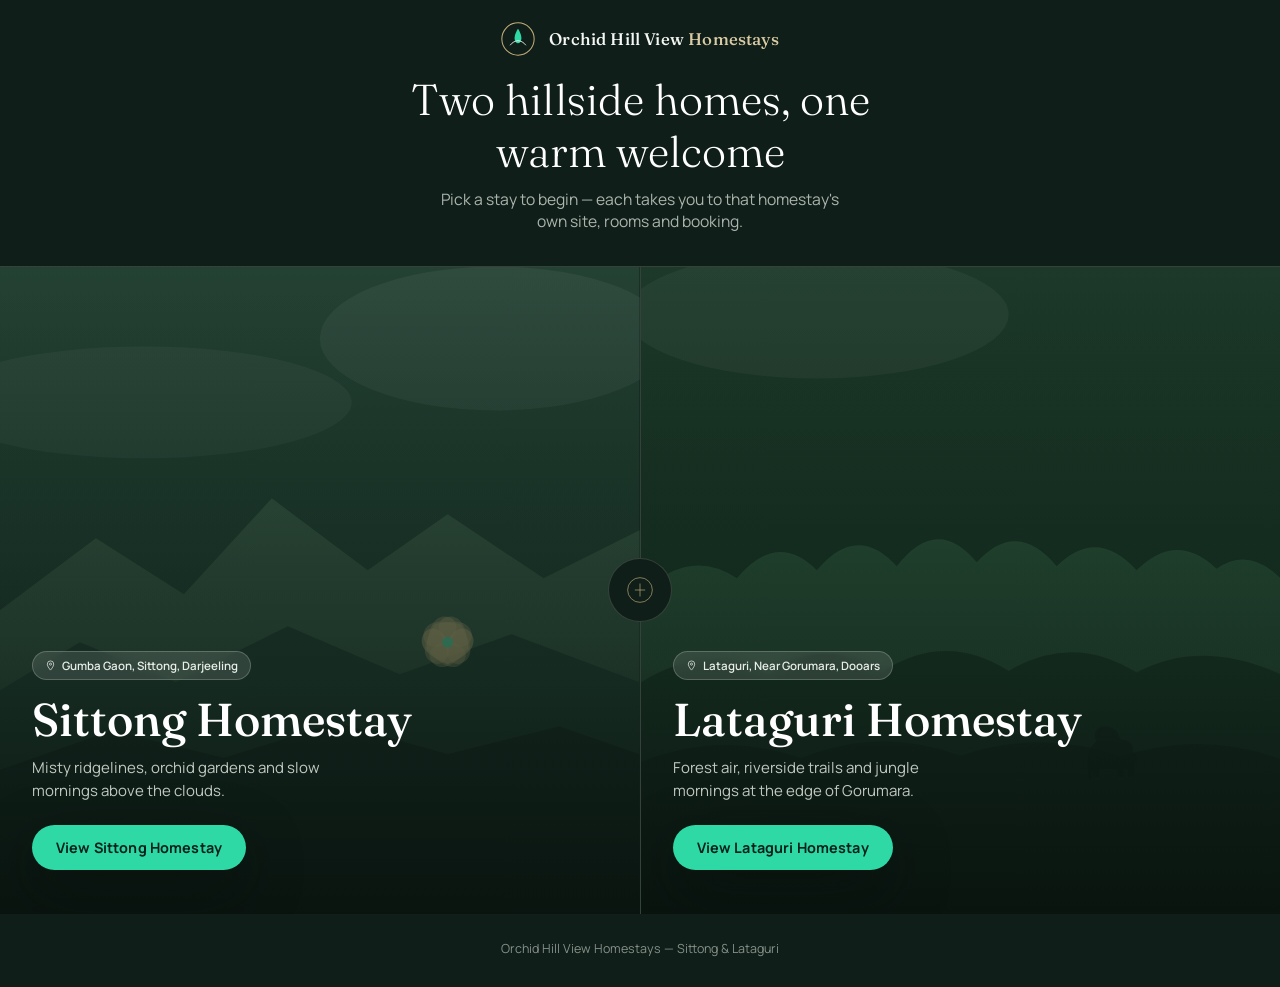
<file: index.html>
<!DOCTYPE html>
<html lang="en">
<head>
<meta charset="UTF-8">
<meta name="viewport" content="width=device-width, initial-scale=1.0">
<title>Orchid Hill View Homestays — Sittong &amp; Lataguri</title>
<link rel="preconnect" href="https://fonts.googleapis.com">
<link rel="preconnect" href="https://fonts.gstatic.com" crossorigin>
<link href="https://fonts.googleapis.com/css2?family=Fraunces:opsz,wght@9..144,300;9..144,500;9..144,600&family=Manrope:wght@400;500;600;700;800&display=swap" rel="stylesheet">
<style>
  /* ============ TOKENS ============ */
  :root{
    --forest-950:#0F1E18;
    --forest-900:#152C22;
    --forest-800:#1D3B2D;
    --forest-700:#284C3A;
    --teal-400:#4FE3B8;
    --teal-500:#2ED9A6;
    --teal-600:#1FB78A;
    --mist-050:#F4F7F3;
    --mist-100:#E7EEE7;
    --sand-300:#D9CBA3;
    --sand-400:#C4AE79;
    --ink-000:#FFFFFF;
    --line:rgba(244,247,243,0.16);
    --shadow-soft:0 20px 60px rgba(6,14,10,0.45);
  }

  *{box-sizing:border-box;margin:0;padding:0;}
  html{scroll-behavior:smooth;}
  body{
    background:var(--forest-950);
    color:var(--mist-050);
    font-family:'Manrope',sans-serif;
    min-height:100vh;
    overflow-x:hidden;
  }
  :focus-visible{outline:2px solid var(--teal-400); outline-offset:3px;}
  @media (prefers-reduced-motion: reduce){
    *{animation-duration:0.01ms !important; transition-duration:0.01ms !important;}
  }

  /* ============ TOP BAR ============ */
  .topbar{
    position:relative;
    z-index:5;
    display:flex;
    align-items:center;
    justify-content:center;
    gap:14px;
    padding:22px 20px 18px;
    text-align:center;
  }
  .mark{
    width:34px;height:34px;flex-shrink:0;
  }
  .brand-name{
    font-family:'Fraunces',serif;
    font-weight:500;
    font-size:1.05rem;
    letter-spacing:0.01em;
    color:var(--mist-050);
  }
  .brand-name em{
    font-style:normal;
    color:var(--sand-300);
  }

  /* ============ INTRO ============ */
  .intro{
    position:relative;
    z-index:5;
    text-align:center;
    padding:0 24px 34px;
  }
  .intro h1{
    font-family:'Fraunces',serif;
    font-weight:300;
    font-size:clamp(1.7rem, 4vw, 2.7rem);
    line-height:1.2;
    color:var(--ink-000);
    max-width:18ch;
    margin:0 auto 10px;
  }
  .intro p{
    font-size:0.98rem;
    color:var(--mist-100);
    opacity:0.72;
    max-width:40ch;
    margin:0 auto;
  }

  /* ============ SPLIT CHOOSER ============ */
  .chooser{
    position:relative;
    display:flex;
    width:100%;
    min-height:72vh;
    border-top:1px solid var(--line);
  }
  .panel{
    position:relative;
    flex:1;
    min-width:0;
    display:flex;
    align-items:flex-end;
    padding:0;
    overflow:hidden;
    cursor:pointer;
    text-decoration:none;
    color:inherit;
    transition:flex-grow 0.6s cubic-bezier(.2,.8,.2,1);
    border:none;
    background:none;
    text-align:left;
  }
  .panel + .panel{ border-left:1px solid var(--line); }
  .panel:hover, .panel:focus-visible{ flex-grow:1.18; }

  .panel-bg{
    position:absolute; inset:0;
    z-index:0;
  }
  .panel-bg svg{ width:100%; height:100%; display:block; }

  .panel-veil{
    position:absolute; inset:0;
    background:linear-gradient(180deg, rgba(15,30,24,0.15) 0%, rgba(15,30,24,0.55) 62%, rgba(9,18,14,0.92) 100%);
    z-index:1;
  }

  .panel-content{
    position:relative;
    z-index:2;
    padding:36px 32px 44px;
    width:100%;
  }
  .pin{
    display:inline-flex;
    align-items:center;
    gap:6px;
    font-size:0.72rem;
    font-weight:600;
    padding:6px 12px;
    border-radius:999px;
    background:rgba(244,247,243,0.12);
    border:1px solid rgba(244,247,243,0.22);
    backdrop-filter:blur(6px);
    margin-bottom:16px;
    color:var(--mist-100);
  }
  .pin svg{width:11px;height:11px;flex-shrink:0;}

  .panel h2{
    font-family:'Fraunces',serif;
    font-weight:500;
    font-size:clamp(1.9rem, 3.6vw, 3.1rem);
    line-height:1.05;
    color:var(--ink-000);
    margin-bottom:12px;
  }
  .panel p.desc{
    font-size:0.94rem;
    line-height:1.55;
    color:var(--mist-100);
    opacity:0.82;
    max-width:34ch;
    margin-bottom:22px;
  }
  .cta{
    display:inline-flex;
    align-items:center;
    gap:8px;
    padding:13px 24px;
    border-radius:999px;
    background:var(--teal-500);
    color:#08211A;
    font-weight:700;
    font-size:0.9rem;
    letter-spacing:0.01em;
    box-shadow:var(--shadow-soft);
    transition:background 0.25s ease, transform 0.25s ease;
  }
  .panel:hover .cta, .panel:focus-visible .cta{
    background:var(--teal-400);
    transform:translateY(-2px);
  }

  /* divider mark where panels meet */
  .divider-mark{
    position:absolute;
    top:50%; left:50%;
    transform:translate(-50%,-50%);
    z-index:3;
    width:64px; height:64px;
    border-radius:50%;
    background:var(--forest-950);
    border:1px solid var(--line);
    display:flex; align-items:center; justify-content:center;
    pointer-events:none;
  }
  .divider-mark svg{ width:26px; height:26px; }

  /* ============ FOOTER ============ */
  .footer{
    position:relative;
    z-index:5;
    text-align:center;
    padding:26px 20px 30px;
    font-size:0.78rem;
    color:var(--mist-100);
    opacity:0.55;
  }

  /* ============ MOBILE ============ */
  @media (max-width: 760px){
    .chooser{ flex-direction:column; min-height:auto; }
    .panel{ min-height:56vh; }
    .panel + .panel{ border-left:none; border-top:1px solid var(--line); }
    .panel:hover, .panel:focus-visible{ flex-grow:1; }
    .divider-mark{
      top:0; left:50%;
      transform:translate(-50%,-50%);
    }
  }
</style>
</head>
<body>

  <header class="topbar">
    <svg class="mark" viewBox="0 0 40 40" fill="none" xmlns="http://www.w3.org/2000/svg">
      <circle cx="20" cy="20" r="19" stroke="#C4AE79" stroke-width="1.2"/>
      <path d="M20 8C20 8 24 14 24 19C24 22.3137 22.2091 25 20 25C17.7909 25 16 22.3137 16 19C16 14 20 8 20 8Z" fill="#2ED9A6"/>
      <path d="M11 27C13 24 17 22 20 22C23 22 27 24 29 27" stroke="#F4F7F3" stroke-width="1" stroke-linecap="round"/>
    </svg>
    <span class="brand-name">Orchid Hill View <em>Homestays</em></span>
  </header>

  <section class="intro">
    <h1>Two hillside homes, one warm welcome</h1>
    <p>Pick a stay to begin — each takes you to that homestay's own site, rooms and booking.</p>
  </section>

  <div class="chooser">

    <a class="panel" id="panel-sittong" href="#" aria-label="Go to Orchid Hill View Homestay, Sittong">
      <div class="panel-bg">
        <svg viewBox="0 0 800 900" preserveAspectRatio="xMidYMax slice" xmlns="http://www.w3.org/2000/svg">
          <defs>
            <linearGradient id="skySittong" x1="0" y1="0" x2="0" y2="1">
              <stop offset="0%" stop-color="#2A4B3B"/>
              <stop offset="55%" stop-color="#1D3B2D"/>
              <stop offset="100%" stop-color="#0F1E18"/>
            </linearGradient>
            <linearGradient id="ridge1" x1="0" y1="0" x2="0" y2="1">
              <stop offset="0%" stop-color="#3A5C48"/>
              <stop offset="100%" stop-color="#26402F"/>
            </linearGradient>
          </defs>
          <rect width="800" height="900" fill="url(#skySittong)"/>
          <ellipse cx="620" cy="180" rx="220" ry="90" fill="#F4F7F3" opacity="0.06"/>
          <ellipse cx="180" cy="260" rx="260" ry="70" fill="#F4F7F3" opacity="0.05"/>
          <path d="M0 520 L120 430 L230 500 L340 380 L460 470 L560 400 L680 480 L800 420 L800 900 L0 900 Z" fill="url(#ridge1)" opacity="0.85"/>
          <path d="M0 620 L100 560 L220 610 L360 540 L500 600 L640 550 L800 610 L800 900 L0 900 Z" fill="#1D3B2D"/>
          <path d="M0 720 L140 670 L280 705 L420 660 L560 700 L700 665 L800 700 L800 900 L0 900 Z" fill="#152C22"/>
          <!-- orchid bloom, nods to the homestay's name -->
          <g transform="translate(560,560) scale(1.15)" opacity="0.9">
            <path d="M0 0C-6 -18 -24 -20 -28 -4C-30 8 -18 16 0 24C18 16 30 8 28 -4C24 -20 6 -18 0 0Z" fill="#C4AE79" opacity="0.5"/>
            <path d="M0 0C-6 -18 -24 -20 -28 -4C-30 8 -18 16 0 24C18 16 30 8 28 -4C24 -20 6 -18 0 0Z" fill="#C4AE79" opacity="0.35" transform="rotate(72)"/>
            <path d="M0 0C-6 -18 -24 -20 -28 -4C-30 8 -18 16 0 24C18 16 30 8 28 -4C24 -20 6 -18 0 0Z" fill="#C4AE79" opacity="0.35" transform="rotate(144)"/>
            <path d="M0 0C-6 -18 -24 -20 -28 -4C-30 8 -18 16 0 24C18 16 30 8 28 -4C24 -20 6 -18 0 0Z" fill="#C4AE79" opacity="0.35" transform="rotate(216)"/>
            <path d="M0 0C-6 -18 -24 -20 -28 -4C-30 8 -18 16 0 24C18 16 30 8 28 -4C24 -20 6 -18 0 0Z" fill="#C4AE79" opacity="0.35" transform="rotate(288)"/>
            <circle cx="0" cy="0" r="6" fill="#2ED9A6" opacity="0.7"/>
          </g>
        </svg>
      </div>
      <div class="panel-veil"></div>
      <div class="panel-content">
        <span class="pin">
          <svg viewBox="0 0 24 24" fill="none"><path d="M12 22s7-7.58 7-13a7 7 0 1 0-14 0c0 5.42 7 13 7 13Z" stroke="currentColor" stroke-width="1.6"/><circle cx="12" cy="9" r="2.3" stroke="currentColor" stroke-width="1.6"/></svg>
          Gumba Gaon, Sittong, Darjeeling
        </span>
        <h2>Sittong Homestay</h2>
        <p class="desc">Misty ridgelines, orchid gardens and slow mornings above the clouds.</p>
        <span class="cta">View Sittong Homestay</span>
      </div>
    </a>

    <a class="panel" id="panel-lataguri" href="#" aria-label="Go to the homestay in Lataguri">
      <div class="panel-bg">
        <svg viewBox="0 0 800 900" preserveAspectRatio="xMidYMax slice" xmlns="http://www.w3.org/2000/svg">
          <defs>
            <linearGradient id="skyLataguri" x1="0" y1="0" x2="0" y2="1">
              <stop offset="0%" stop-color="#20402E"/>
              <stop offset="55%" stop-color="#173423"/>
              <stop offset="100%" stop-color="#0F1E18"/>
            </linearGradient>
            <linearGradient id="canopy1" x1="0" y1="0" x2="0" y2="1">
              <stop offset="0%" stop-color="#2E5A3D"/>
              <stop offset="100%" stop-color="#1B3B27"/>
            </linearGradient>
          </defs>
          <rect width="800" height="900" fill="url(#skyLataguri)"/>
          <ellipse cx="220" cy="150" rx="240" ry="80" fill="#F4F7F3" opacity="0.05"/>
          <!-- forest canopy silhouette, evoking Gorumara/Dooars jungle -->
          <path d="M0 500 Q60 440 120 480 Q170 420 220 470 Q270 410 320 465 Q370 400 420 460 Q470 405 520 465 Q570 415 620 470 Q670 420 720 468 Q760 440 800 480 L800 900 L0 900 Z" fill="url(#canopy1)" opacity="0.9"/>
          <path d="M0 610 Q80 560 160 600 Q230 550 300 598 Q380 545 460 596 Q540 548 620 598 Q700 555 800 600 L800 900 L0 900 Z" fill="#173423"/>
          <path d="M0 710 Q100 670 200 705 Q300 665 400 702 Q500 668 600 703 Q700 670 800 706 L800 900 L0 900 Z" fill="#122A1D"/>
          <!-- elephant silhouette, a nod to Gorumara's wildlife near Lataguri -->
          <g transform="translate(560,690) scale(0.95)" opacity="0.55" fill="#0F1E18">
            <path d="M0 40 C-4 20 -2 4 10 -6 C6 -14 8 -24 18 -26 C30 -28 40 -20 42 -8 C52 -10 60 -2 58 8 C64 10 66 18 60 24 L60 40 L52 40 L52 30 L46 30 L46 40 L38 40 L38 30 L14 30 L14 40 L6 40 L6 32 C2 34 -1 38 0 40Z"/>
            <rect x="0" y="30" width="4" height="14" rx="2"/>
          </g>
        </svg>
      </div>
      <div class="panel-veil"></div>
      <div class="panel-content">
        <span class="pin">
          <svg viewBox="0 0 24 24" fill="none"><path d="M12 22s7-7.58 7-13a7 7 0 1 0-14 0c0 5.42 7 13 7 13Z" stroke="currentColor" stroke-width="1.6"/><circle cx="12" cy="9" r="2.3" stroke="currentColor" stroke-width="1.6"/></svg>
          Lataguri, Near Gorumara, Dooars
        </span>
        <h2>Lataguri Homestay</h2>
        <p class="desc">Forest air, riverside trails and jungle mornings at the edge of Gorumara.</p>
        <span class="cta">View Lataguri Homestay</span>
      </div>
    </a>

    <div class="divider-mark">
      <svg viewBox="0 0 40 40" fill="none" xmlns="http://www.w3.org/2000/svg">
        <circle cx="20" cy="20" r="19" stroke="#C4AE79" stroke-width="1"/>
        <path d="M20 10L20 30M12 20L28 20" stroke="#C4AE79" stroke-width="1"/>
      </svg>
    </div>
  </div>

  <footer class="footer">Orchid Hill View Homestays — Sittong &amp; Lataguri</footer>

  <script>
  
    const SITTONG_URL  = "http://127.0.0.1:5500/Orchid%20Hill%20View%20Homestay/index.html";
    const LATAGURI_URL = "http://127.0.0.1:5500/Green%20Gold%20Homestay/index.html";

    document.getElementById('panel-sittong').addEventListener('click', function(e){
      e.preventDefault();
      window.location.href = SITTONG_URL;
    });
    document.getElementById('panel-lataguri').addEventListener('click', function(e){
      e.preventDefault();
      window.location.href = LATAGURI_URL;
    });
  </script>
</body>
</html>
</file>
